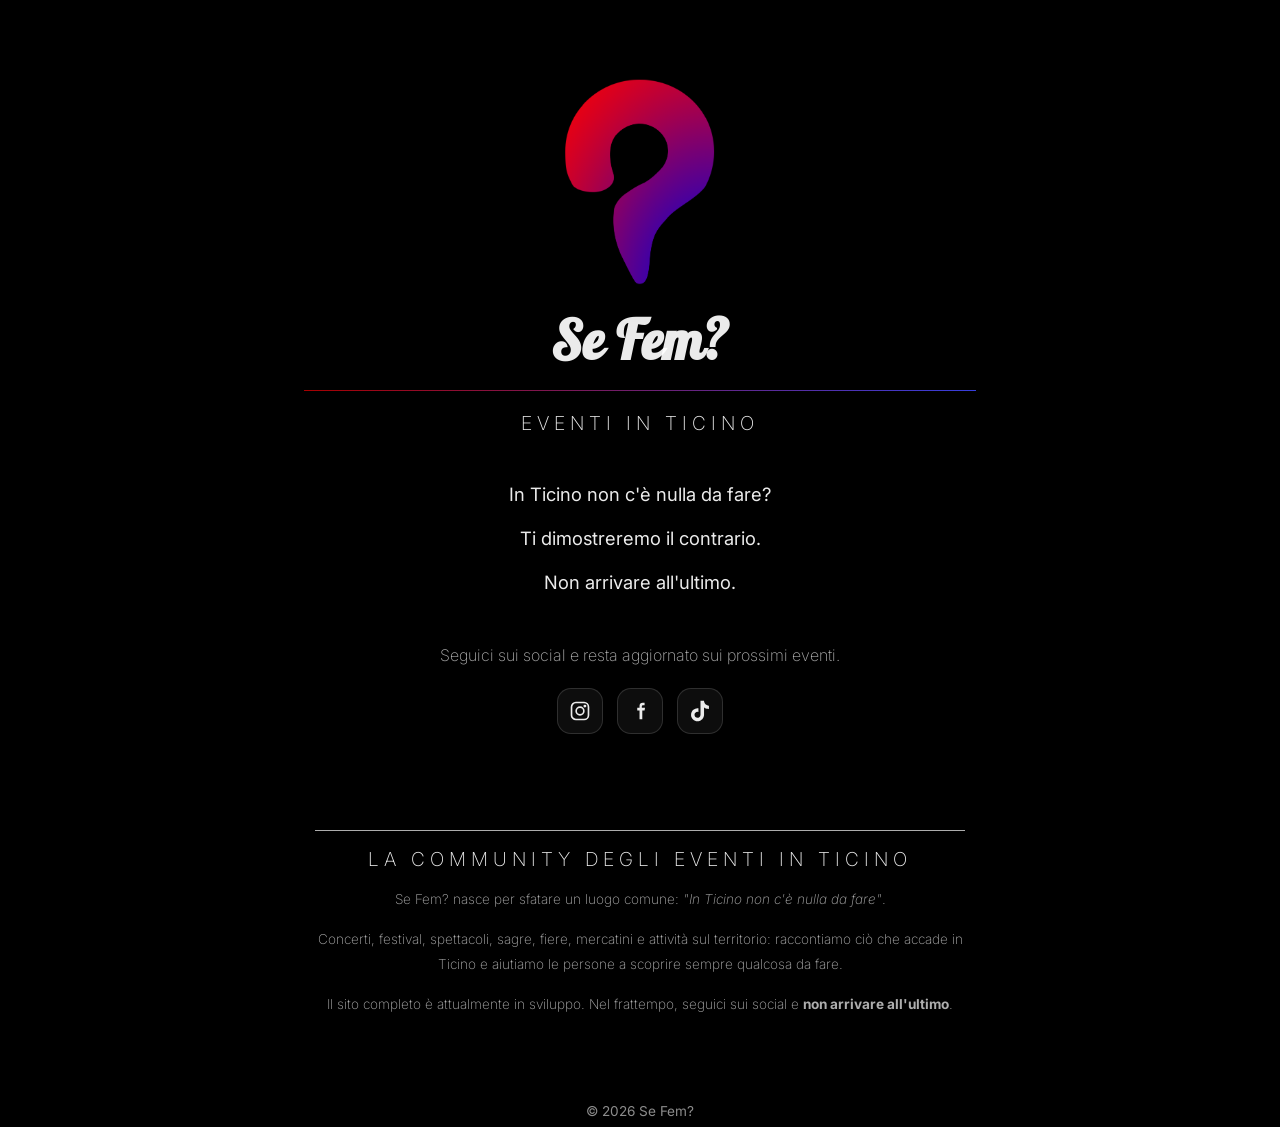
<file: index.html>
<!doctype html>
<html lang="it">
<head>
  <meta charset="utf-8" />
  <meta name="viewport" content="width=device-width, initial-scale=1" />

  <title>Se Fem? · Eventi in Ticino</title>
  <meta name="description"
        content="Scopri eventi, concerti, spettacoli, sagre, fiere e attività in Ticino. Se Fem? è la community che ti aiuta a trovare sempre qualcosa da fare." />

  <meta name="robots" content="index,follow,max-image-preview:large" />

  <link rel="canonical" href="https://www.sefem.ch/" />

  <meta name="theme-color" content="#000000">

  <!-- Favicons -->
  <link rel="icon" type="image/png" href="/favicon-96x96.png" sizes="96x96" />
  <link rel="icon" type="image/svg+xml" href="/favicon.svg" />
  <link rel="shortcut icon" href="/favicon.ico" />
  <link rel="apple-touch-icon" sizes="180x180" href="/apple-touch-icon.png" />
  <meta name="apple-mobile-web-app-title" content="Se Fem?" />
  <link rel="manifest" href="/site.webmanifest" />

  <!-- Open Graph -->
  <meta property="og:type" content="website">
  <meta property="og:locale" content="it_CH">
  <meta property="og:site_name" content="Se Fem? · Eventi in Ticino">
  <meta property="og:title" content="Se Fem? · Eventi in Ticino">
  <meta property="og:description"
        content="Concerti, festival, spettacoli, sagre, fiere ed eventi in Ticino. Scopri cosa fare con Se Fem?">
  <meta property="og:url" content="https://www.sefem.ch/">
  <meta property="og:image" content="https://www.sefem.ch/og-image.jpg">
  <meta property="og:image:width" content="1200">
  <meta property="og:image:height" content="630">

  <!-- Twitter / X -->
  <meta name="twitter:card" content="summary_large_image">
  <meta name="twitter:title" content="Se Fem? · Eventi in Ticino">
  <meta name="twitter:description"
        content="Scopri eventi, concerti, spettacoli, sagre e attività in Ticino.">
  <meta name="twitter:image" content="https://www.sefem.ch/og-image.jpg">

  <!-- Geo -->
  <meta name="geo.region" content="CH-TI">
  <meta name="geo.placename" content="Ticino">

  <script type="application/ld+json">
    {
      "@context":"https://schema.org",
      "@type":"Organization",
      "name":"Se Fem?",
      "url":"https://www.sefem.ch/",
      "logo":"https://www.sefem.ch/web-app-manifest-512x512.png",
      "sameAs":[
        "https://www.instagram.com/sefem.ch/",
        "https://www.facebook.com/sefem.ch",
        "https://www.tiktok.com/@sefem.ch",
        "https://www.threads.com/@sefem.ch"
      ]
    }
  </script>

  <!-- Fonts: Lobster (brand) + Inter (body) -->
  <link rel="preconnect" href="https://fonts.googleapis.com">
  <link rel="preconnect" href="https://fonts.gstatic.com" crossorigin>
  <link href="https://fonts.googleapis.com/css2?family=Inter:wght@300;400;500;600&family=Lobster&display=swap" rel="stylesheet">

  <style>
    :root{
      --bg: #000;
      --card: rgba(255,255,255,.06);
      --text: rgba(255,255,255,.92);
      --muted: rgba(255,255,255,.68);
      --ring: rgba(255,255,255,.14);
      --shadow: 0 18px 60px rgba(0,0,0,.45);
      --radius: 22px;

      --sfem-red: #B90001;
      --sfem-blue: #3D45F6;
      --sfem-grad: linear-gradient(
              90deg,
              var(--sfem-red) 0%,
              var(--sfem-blue) 100%
      );
    }

    *{ box-sizing: border-box; }
    html, body { height: 100%; }
    body{
      margin: 0;
      font-family: Inter, system-ui, -apple-system, Segoe UI, Roboto, Arial, sans-serif;
      color: var(--text);
      background: var(--bg);
      display: grid;
      place-items: center;
      padding: 28px 16px;
    }

    .wrap{
      width: min(760px, 100%);
      display: grid;
      gap: 18px;
    }

    .card{
      padding: clamp(22px, 4vw, 44px);
      text-align: center;
    }

    .logo{
      width: min(220px, 60vw);
      height: auto;
      display: block;
      margin: 0 auto 14px auto;
      filter: drop-shadow(0 10px 24px rgba(0,0,0,.35));
    }

    .brand{
      font-family: Lobster, cursive;
      font-size: clamp(3rem, 6vw, 3.4rem);
      margin: 4px 0 8px 0;
      letter-spacing: .3px;
    }

    .subtitle{
      margin: 3rem auto 3rem;
      color: var(--text);
      font-size: clamp(1rem, 2.2vw, 1.15rem);
      max-width: 46ch;
    }

    .seo-content{
      max-width: 650px;
      margin: 3rem auto 0;
      text-align: center;
    }

    .brand-divider{
      height: 1px;
      margin: 1rem auto 1.25rem;
      border: 0;
      background: var(--sfem-grad);
      opacity: .9;
    }

    .mt-8{
      border-top: 1px solid var(--muted) ;
      margin-top: 6rem;
    }

    h2{
      font-size: 1.2rem;
      font-weight: 200;
      margin-bottom: 1rem;
      text-transform: uppercase;
      letter-spacing: 5px;
    }

    .seo-content p{
      color: var(--muted);
      line-height: 1.8;
      margin: 0 0 1rem 0;
      font-weight: 200;
    }

    .text-small{
      font-size: .85rem;
    }

    .social{
      margin-top: 18px;
      display: flex;
      justify-content: center;
      gap: 14px;
    }

    .social a{
      width: 46px;
      height: 46px;
      display: grid;
      place-items: center;
      border-radius: 14px;
      border: 1px solid var(--ring);
      background: rgba(255,255,255,.05);
      color: var(--text);
      text-decoration: none;
      transition: transform .15s ease, background .15s ease, border-color .15s ease;
    }

    .social a:hover{
      transform: translateY(-2px);
      background: rgba(255,255,255,.09);
      border-color: rgba(255,255,255,.22);
    }

    .social svg{ width: 22px; height: 22px; }

    footer{
      text-align: center;
      color: rgba(255,255,255,.55);
      font-size: .85rem;
      padding: .5rem;
    }

    .sr-only{
      position: absolute;
      width: 1px;
      height: 1px;
      padding: 0;
      margin: -1px;
      overflow: hidden;
      clip: rect(0, 0, 0, 0);
      white-space: nowrap;
      border: 0;
    }
  </style>
  <!-- Google Tag Manager -->
  <script>(function(w,d,s,l,i){w[l]=w[l]||[];w[l].push({'gtm.start':
            new Date().getTime(),event:'gtm.js'});var f=d.getElementsByTagName(s)[0],
          j=d.createElement(s),dl=l!='dataLayer'?'&l='+l:'';j.async=true;j.src=
          'https://www.googletagmanager.com/gtm.js?id='+i+dl;f.parentNode.insertBefore(j,f);
  })(window,document,'script','dataLayer','GTM-5CVB5MX3');</script>
  <!-- End Google Tag Manager -->
</head>

<body>
<!-- Google Tag Manager (noscript) -->
<noscript><iframe src="https://www.googletagmanager.com/ns.html?id=GTM-5CVB5MX3"
                  height="0" width="0" style="display:none;visibility:hidden"></iframe></noscript>
<!-- End Google Tag Manager (noscript) -->
<main class="wrap">
  <section class="card" aria-label="Se Fem coming soon">
    <!-- Metti il tuo logo qui: logo.png o logo.svg nella stessa cartella -->
    <img class="logo" src="sefem.svg" alt="Se Fem? logo" />

    <h1 class="brand">Se Fem?</h1>
    <hr class="brand-divider">
    <h2>Eventi in Ticino</h2>

    <p class="subtitle">
      In Ticino non c'è nulla da fare?
      <br><br>
      Ti dimostreremo il contrario.
      <br><br>
      Non arrivare all'ultimo.
    </p>

    <section class="seo-content">
      <p>
        Seguici sui social e resta aggiornato sui prossimi eventi.
      </p>
    </section>

    <nav class="social" aria-label="Social Se Fem">
      <!-- Instagram -->
      <a href="https://instagram.com/sefem.ch" target="_blank" rel="noopener noreferrer" aria-label="Instagram">
        <span class="sr-only">Instagram</span>
        <svg viewBox="0 0 24 24" fill="none" aria-hidden="true">
          <path d="M7.5 2.75h9A4.75 4.75 0 0 1 21.25 7.5v9A4.75 4.75 0 0 1 16.5 21.25h-9A4.75 4.75 0 0 1 2.75 16.5v-9A4.75 4.75 0 0 1 7.5 2.75Z" stroke="currentColor" stroke-width="1.8"/>
          <path d="M12 16.2a4.2 4.2 0 1 0 0-8.4 4.2 4.2 0 0 0 0 8.4Z" stroke="currentColor" stroke-width="1.8"/>
          <path d="M17.35 6.65h.01" stroke="currentColor" stroke-width="3.2" stroke-linecap="round"/>
        </svg>
      </a>

      <!-- Facebook -->
      <a href="https://facebook.com/sefem.ch" target="_blank" rel="noopener noreferrer" aria-label="Facebook">
        <span class="sr-only">Facebook</span>
        <svg viewBox="0 0 24 24" fill="none" aria-hidden="true">
          <path d="M14 8.5V7.2c0-.9.6-1.45 1.55-1.45H17V3h-2.1C12.8 3 11.5 4.3 11.5 6.35V8.5H9v3h2.5V21h3v-9.5H17l.5-3H14Z" fill="currentColor"/>
        </svg>
      </a>

      <!-- TikTok -->
      <a href="https://tiktok.com/@sefem.ch" target="_blank" rel="noopener noreferrer" aria-label="TikTok">
        <span class="sr-only">TikTok</span>
        <svg viewBox="0 0 512 512" aria-hidden="true">
          <path
                  fill="currentColor"
                  d="M412.19,118.66a109.27,109.27,0,0,1-9.45-5.5,132.87,132.87,0,0,1-24.27-20.62c-18.1-20.71-24.86-41.72-27.35-56.43h.1C349.14,23.9,350,16,350.13,16H267.69V334.78c0,4.28,0,8.51-.18,12.69,0,.52-.05,1-.08,1.56,0,.23,0,.47-.05.71,0,.06,0,.12,0,.18a70,70,0,0,1-35.22,55.56,68.8,68.8,0,0,1-34.11,9c-38.41,0-69.54-31.32-69.54-70s31.13-70,69.54-70a68.9,68.9,0,0,1,21.41,3.39l.1-83.94a153.14,153.14,0,0,0-118,34.52,161.79,161.79,0,0,0-35.3,43.53c-3.48,6-16.61,30.11-18.2,69.24-1,22.21,5.67,45.22,8.85,54.73v.2c2,5.6,9.75,24.71,22.38,40.82A167.53,167.53,0,0,0,115,470.66v-.2l.2.2C155.11,497.78,199.36,496,199.36,496c7.66-.31,33.32,0,62.46-13.81,32.32-15.31,50.72-38.12,50.72-38.12a158.46,158.46,0,0,0,27.64-45.93c7.46-19.61,9.95-43.13,9.95-52.53V176.49c1,.6,14.32,9.41,14.32,9.41s19.19,12.3,49.13,20.31c21.48,5.7,50.42,6.9,50.42,6.9V131.27C453.86,132.37,433.27,129.17,412.19,118.66Z"
          />
        </svg>

      </a>
    </nav>

    <section class="seo-content mt-8">
      <h2>La community degli eventi in Ticino</h2>

      <p class="text-small">
        Se Fem? nasce per sfatare un luogo comune:
        <em>"In Ticino non c'è nulla da fare"</em>.
      </p>

      <p class="text-small">
        Concerti, festival, spettacoli, sagre, fiere, mercatini e attività sul territorio:
        raccontiamo ciò che accade in Ticino e aiutiamo le persone a scoprire sempre qualcosa da fare.
      </p>

      <p class="text-small">
        Il sito completo è attualmente in sviluppo.
        Nel frattempo, seguici sui social e <strong>non arrivare all'ultimo</strong>.
      </p>
    </section>

  </section>



  <footer>
    © 2026 Se Fem?
  </footer>
</main>
</body>
</html>
</file>
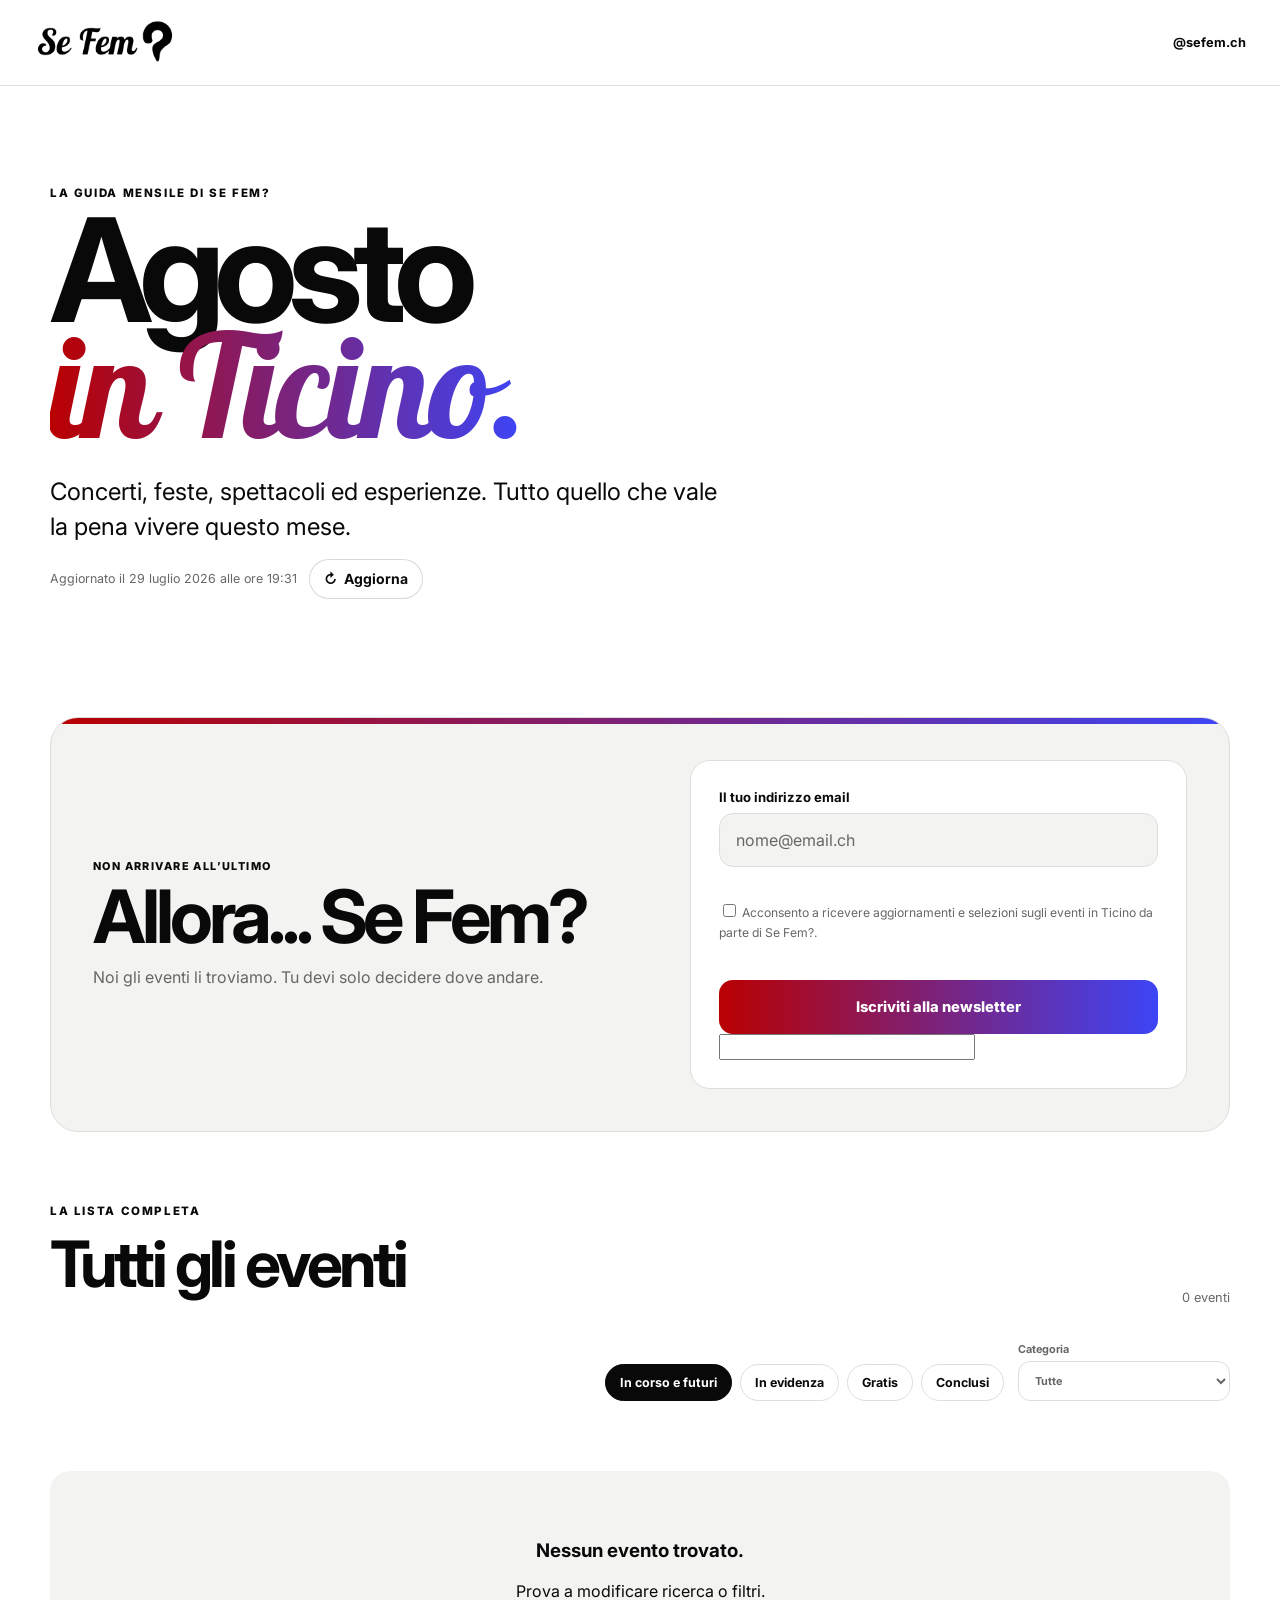
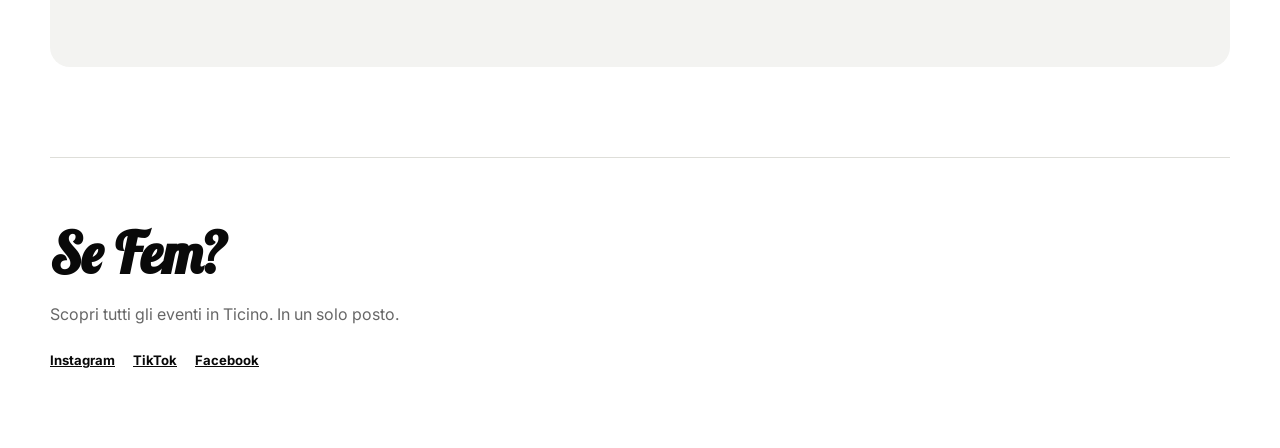
<file: agosto/index.html>
<!doctype html>
<html lang="it">
<head>
  <meta charset="utf-8">
  <meta name="viewport" content="width=device-width, initial-scale=1">
  <title>Agosto in Ticino | Se Fem? · Eventi in Ticino</title>
  <meta name="description" content="Scopri concerti, feste, spettacoli, sagre e attività in Ticino nel mese di agosto, selezionati da Se Fem?.">
  <meta name="theme-color" media="(prefers-color-scheme: light)" content="#ffffff">
  <meta name="theme-color" media="(prefers-color-scheme: dark)" content="#090909">
  <meta name="color-scheme" content="light dark">

  <meta property="og:locale" content="it_CH">
  <meta property="og:site_name" content="Se Fem? · Eventi in Ticino">
  <meta property="og:title" content="Agosto in Ticino | Se Fem? · Eventi in Ticino">
  <meta property="og:description" content="Concerti, festival, sagre, cinema e attività da non perdere. Tutti gli eventi di Agosto in Ticino. In un solo posto!">
  <meta property="og:type" content="website">
  <meta property="og:image" content="https://www.sefem.ch/og-image.jpg">
  <meta property="og:image:width" content="1200">
  <meta property="og:image:height" content="630">

  <meta name="twitter:card" content="summary_large_image">
  <meta name="twitter:title" content="Agosto in Ticino | Se Fem? · Eventi in Ticino">
  <meta name="twitter:description"
        content="Concerti, festival, sagre, cinema e attività da non perdere. Tutti gli eventi di Agosto in Ticino. In un solo posto!">
  <meta name="twitter:image" content="https://www.sefem.ch/og-image.jpg">

  <!-- Geo -->
  <meta name="geo.region" content="CH-TI">
  <meta name="geo.placename" content="Ticino">

  <link rel="preconnect" href="https://fonts.googleapis.com">
  <link rel="preconnect" href="https://fonts.gstatic.com" crossorigin>
  <link href="https://fonts.googleapis.com/css2?family=Inter:wght@400;500;600;700;800&family=Lobster&display=swap" rel="stylesheet">
  <link rel="stylesheet" href="https://sibforms.com/forms/end-form/build/sib-styles.css">
  <link rel="stylesheet" href="styles.css">
  <!-- Google Tag Manager -->
  <script>(function(w,d,s,l,i){w[l]=w[l]||[];w[l].push({'gtm.start':
            new Date().getTime(),event:'gtm.js'});var f=d.getElementsByTagName(s)[0],
          j=d.createElement(s),dl=l!='dataLayer'?'&l='+l:'';j.async=true;j.src=
          'https://www.googletagmanager.com/gtm.js?id='+i+dl;f.parentNode.insertBefore(j,f);
  })(window,document,'script','dataLayer','GTM-5CVB5MX3');</script>
  <!-- End Google Tag Manager -->
</head>
<body>
<!-- Google Tag Manager (noscript) -->
<noscript><iframe src="https://www.googletagmanager.com/ns.html?id=GTM-5CVB5MX3"
                  height="0" width="0" style="display:none;visibility:hidden"></iframe></noscript>
<!-- End Google Tag Manager (noscript) -->
  <header class="site-header">
    <a class="brand" href="./" aria-label="Se Fem? Home">
      <picture>
        <source srcset="assets/images/sefem-landscape-white.png" media="(prefers-color-scheme: dark)">
        <img src="assets/images/sefem-landscape-black.png" alt="Se Fem? Eventi in Ticino">
      </picture>
    </a>
    <a class="instagram-link" href="https://www.instagram.com/sefem.ch/" target="_blank" rel="noopener">@sefem.ch</a>
  </header>

  <main>
    <section class="hero shell" aria-labelledby="page-title">
      <p class="eyebrow">La guida mensile di Se Fem?</p>
      <h1 id="page-title">Agosto<br><span>in Ticino.</span></h1>
      <p class="hero-copy">Concerti, feste, spettacoli ed esperienze. Tutto quello che vale la pena vivere questo mese.</p>
      <div class="update-row">
        <p class="updated" id="updatedAt">Aggiornamento in corso…</p>

        <button
                class="refresh-button"
                id="refreshEvents"
                type="button"
                aria-label="Aggiorna la lista degli eventi"
        >
          <span aria-hidden="true">↻</span>
          Aggiorna
        </button>
      </div>

      <p
              class="refresh-status"
              id="refreshStatus"
              role="status"
              aria-live="polite"
      ></p>
    </section>

  <section class="newsletter-section" aria-labelledby="newsletterTitle">
    <div class="newsletter shell">
      <div class="newsletter-copy">
        <p class="newsletter-eyebrow">Non arrivare all’ultimo</p>
        <h2 id="newsletterTitle">Allora... Se Fem?</h2>
        <p class="newsletter-intro">Noi gli eventi li troviamo. Tu devi solo decidere dove andare.</p>
      </div>

      <div class="newsletter-panel">
        <div id="sib-form-container" class="sib-form-container newsletter-brevo">
          <div id="error-message" class="sib-form-message-panel newsletter-message newsletter-message-error">
            <div class="sib-form-message-panel__text">
              <span class="sib-form-message-panel__inner-text">Non è stato possibile completare l’iscrizione. Riprova tra qualche istante.</span>
            </div>
          </div>

          <div id="success-message" class="sib-form-message-panel newsletter-message newsletter-message-success">
            <div class="sib-form-message-panel__text">
              <span class="sib-form-message-panel__inner-text">Iscrizione completata con successo!</span>
            </div>
          </div>

          <div id="sib-container" class="sib-container--large sib-container--vertical">
            <form id="sib-form" method="POST" action="https://7e82dace.sibforms.com/serve/[base64]" data-type="subscription">
              <div class="sib-input sib-form-block newsletter-field">
                <div class="form__entry entry_block">
                  <div class="form__label-row">
                    <label class="entry__label" for="EMAIL" data-required="*">Il tuo indirizzo email</label>
                    <div class="entry__field">
                      <input class="input" type="email" id="EMAIL" name="EMAIL" autocomplete="email" placeholder="nome@email.ch" data-required="true" required>
                    </div>
                  </div>
                  <label class="entry__error entry__error--primary"></label>
                </div>
              </div>

              <div class="sib-optin sib-form-block newsletter-consent" data-required="true">
                <div class="form__entry entry_mcq">
                  <div class="form__label-row">
                    <div class="entry__choice">
                      <label>
                        <input type="checkbox" class="input_replaced" value="1" id="OPT_IN" name="OPT_IN" required>
                        <span class="checkbox checkbox_tick_positive"></span>
                        <span>Acconsento a ricevere aggiornamenti e selezioni sugli eventi in Ticino da parte di Se Fem?.</span>
                      </label>
                    </div>
                  </div>
                  <label class="entry__error entry__error--primary"></label>
                </div>
              </div>

              <div class="g-recaptcha-v3" data-sitekey="6Lf1dWstAAAAACFWUOKreE3OeI4GGABbl38ZI6Xu" hidden></div>

              <button class="sib-form-block__button sib-form-block__button-with-loader newsletter-submit" form="sib-form" type="submit">
                <svg class="icon clickable__icon progress-indicator__icon sib-hide-loader-icon" viewBox="0 0 512 512" aria-hidden="true">
                  <path d="M460.116 373.846l-20.823-12.022c-5.541-3.199-7.54-10.159-4.663-15.874 30.137-59.886 28.343-131.652-5.386-189.946-33.641-58.394-94.896-95.833-161.827-99.676C261.028 55.961 256 50.751 256 44.352V20.309c0-6.904 5.808-12.337 12.703-11.982 83.556 4.306 160.163 50.864 202.11 123.677 42.063 72.696 44.079 162.316 6.031 236.832-3.14 6.148-10.75 8.461-16.728 5.01z"/>
                </svg>
                <span>Iscriviti alla newsletter</span>
              </button>

              <input type="text" name="email_address_check" value="" class="input--hidden" tabindex="-1" autocomplete="off">
              <input type="hidden" name="locale" value="it">
            </form>
          </div>
        </div>
      </div>
    </div>
  </section>

    <section class="featured shell" id="featuredSection" aria-labelledby="featured-title">
      <div class="section-heading">
        <div>
          <p class="eyebrow">Scelti da noi</p>
          <h2 id="featured-title">Da non perdere</h2>
        </div>
      </div>
      <div class="featured-track" id="featuredEvents"></div>
    </section>

    <section class="events-section" aria-labelledby="events-title">
      <div class="shell">
        <div class="section-heading events-heading">
          <div>
            <p class="eyebrow">La lista completa</p>
            <h2 id="events-title">Tutti gli eventi</h2>
          </div>
          <span id="resultCount" class="result-count"></span>
        </div>
      </div>

      <div class="filters-wrap">
        <div class="filters shell" aria-label="Filtri eventi">
          <label class="search-field">
            <span class="sr-only">Cerca eventi</span>
            <input id="searchInput" type="search" placeholder="Cerca evento, città o luogo…">
          </label>
          <div class="chip-row" id="quickFilters">
            <button class="chip active" data-filter="upcoming" type="button">In corso e futuri</button>
            <button class="chip" data-filter="featured" type="button">In evidenza</button>
            <button class="chip" data-filter="free" type="button">Gratis</button>
            <button class="chip" data-filter="past" type="button">Conclusi</button>
          </div>
          <div class="select-row">
            <label>
              <span>Categoria</span>
              <select id="categoryFilter"><option value="all">Tutte</option></select>
            </label>
          </div>
        </div>
      </div>

      <div class="shell event-list" id="eventList" aria-live="polite"></div>
    </section>
  </main>

  <footer class="footer shell">
    <h2>Se Fem?</h2>
    <p>Scopri tutti gli eventi in Ticino. In un solo posto.</p>
    <div class="footer-links">
      <a href="https://www.instagram.com/sefem.ch/" target="_blank" rel="noopener">Instagram</a>
      <a href="https://www.tiktok.com/@sefem.ch" target="_blank" rel="noopener">TikTok</a>
      <a href="https://www.facebook.com/sefem.ch" target="_blank" rel="noopener">Facebook</a>
    </div>
  </footer>


  <dialog class="event-dialog" id="eventDialog" aria-labelledby="dialogTitle">
    <div id="dialogContent"></div>
  </dialog>


  <script>
    window.REQUIRED_CODE_ERROR_MESSAGE = 'Seleziona un prefisso internazionale';
    window.LOCALE = 'it';
    window.EMAIL_INVALID_MESSAGE = window.SMS_INVALID_MESSAGE = 'I dati inseriti non sono validi. Controlla le informazioni e riprova.';
    window.REQUIRED_ERROR_MESSAGE = 'Questo campo è obbligatorio.';
    window.GENERIC_INVALID_MESSAGE = 'I dati inseriti non sono validi. Controlla le informazioni e riprova.';
    window.INVALID_NUMBER = 'Inserisci un numero valido.';
    window.INVALID_DATE = 'Inserisci una data valida.';
    window.REQUIRED_MULTISELECT_MESSAGE = 'Seleziona almeno un’opzione.';
    window.translation = { common: { selectedList: '{quantity} lista selezionata', selectedLists: '{quantity} liste selezionate', selectedOption: '{quantity} opzione selezionata', selectedOptions: '{quantity} opzioni selezionate' } };
    var AUTOHIDE = Boolean(0);
  </script>
  <script defer src="https://sibforms.com/forms/end-form/build/main.js"></script>
  <script src="https://www.google.com/recaptcha/api.js?render=6Lf1dWstAAAAACFWUOKreE3OeI4GGABbl38ZI6Xu&hl=it" async defer></script>
  <script src="app.js" defer></script>
</body>
</html>
</file>
<file: agosto/styles.css>
:root {
  color-scheme: light dark;
  --red: #b90001;
  --blue: #3d45f6;
  --bg: #ffffff;
  --surface: #ffffff;
  --surface-2: #f3f3f1;
  --surface-3: #e9e9e5;
  --text: #090909;
  --muted: #676767;
  --line: #deded9;
  --overlay: rgba(255,255,255,.92);
  --shadow: 0 18px 60px rgba(0,0,0,.12);
  --grad: linear-gradient(90deg, var(--red), var(--blue));
  --radius-xl: 28px;
  --radius-lg: 20px;
}
@media (prefers-color-scheme: dark) {
  :root {
    --bg: #090909;
    --surface: #121212;
    --surface-2: #1b1b1b;
    --surface-3: #262626;
    --text: #f7f7f7;
    --muted: #a7a7a7;
    --line: #303030;
    --overlay: rgba(9,9,9,.91);
    --shadow: 0 20px 70px rgba(0,0,0,.42);
  }
}
* { box-sizing: border-box; }
html { scroll-behavior: smooth; }
body { margin: 0; color: var(--text); background: var(--bg); font-family: Inter, sans-serif; }
button, input, select { font: inherit; color: inherit; }
a { color: inherit; }
img { display: block; width: 100%; }
.shell { width: min(1180px, calc(100% - 32px)); margin-inline: auto; }
.sr-only { position:absolute; width:1px; height:1px; padding:0; margin:-1px; overflow:hidden; clip:rect(0,0,0,0); white-space:nowrap; border:0; }
.site-header { min-height:74px; padding:14px 18px; display:flex; align-items:center; justify-content:space-between; border-bottom:1px solid var(--line); background:var(--overlay); backdrop-filter:blur(14px); position:sticky; top:0; z-index:20; }
.brand img { width:108px; height:auto; }
.instagram-link { font-size:.8rem; font-weight:700; text-decoration:none; }
.hero { padding-block:60px 48px; }
.eyebrow { margin:0 0 12px; text-transform:uppercase; letter-spacing:.14em; font-size:.72rem; font-weight:800; }
h1,h2,p { overflow-wrap:anywhere; }
h1 { margin:0; font-size:clamp(4rem,18vw,9rem); line-height:.8; letter-spacing:-.075em; max-width:900px; }
h1 span { font-family:Lobster,cursive; font-weight:400; letter-spacing:-.03em; background:var(--grad); -webkit-background-clip:text; background-clip:text; color:transparent; }
.hero-copy { max-width:680px; font-size:clamp(1.08rem,2vw,1.5rem); line-height:1.45; margin:32px 0 14px; }
.updated { color:var(--muted); font-size:.78rem; }
.editorial { display:grid; grid-template-columns:1fr; background:#090909; color:#fff; border:1px solid #282828; border-radius:var(--radius-xl); overflow:hidden; }
.editorial-cover { min-height:320px; position:relative; overflow:hidden; }
.editorial-cover img { height:100%; object-fit:cover; }
.editorial-cover::after { content:''; position:absolute; inset:0; background:linear-gradient(180deg,transparent 40%,rgba(0,0,0,.36)); }
.play-mark { position:absolute; inset:50% auto auto 50%; transform:translate(-50%,-50%); z-index:2; display:grid; place-items:center; width:68px; aspect-ratio:1; border-radius:50%; background:rgba(255,255,255,.92); color:#090909; font-size:1.25rem; padding-left:4px; }
.editorial-copy { padding:28px; display:flex; flex-direction:column; justify-content:center; }
.format-pill,.badge { width:fit-content; border-radius:999px; padding:8px 10px; font-size:.65rem; line-height:1; font-weight:800; letter-spacing:.08em; }
.format-pill { background:var(--grad); }
.editorial h2,.section-heading h2 { margin:16px 0 10px; font-size:clamp(2.15rem,5vw,4.5rem); line-height:.95; letter-spacing:-.055em; }
.editorial p { color:#cecece; line-height:1.6; }
.text-link { margin-top:14px; font-weight:700; text-underline-offset:5px; }
.featured { padding-block:48px; }
.section-heading { display:flex; gap:24px; align-items:end; justify-content:space-between; }
.section-heading>p { max-width:300px; color:var(--muted); font-size:.86rem; text-align:right; }
.featured-track { display:grid; grid-auto-flow:column; grid-auto-columns:minmax(250px,76%); gap:16px; margin-top:28px; padding-bottom:10px; overflow-x:auto; scroll-snap-type:x mandatory; }
.event-card { scroll-snap-align:start; text-align:left; border:1px solid var(--line); padding:0; cursor:pointer; background:var(--surface); border-radius:var(--radius-lg); overflow:hidden; color:var(--text); box-shadow:0 8px 28px rgba(0,0,0,.06); }
.event-card:hover .event-image img { transform:scale(1.025); }
.event-image { position:relative; aspect-ratio:4/5; overflow:hidden; background:#111; }
.event-image img { height:100%; object-fit:cover; transition:transform .3s ease; }
.event-image::after { content:''; position:absolute; inset:0; background:linear-gradient(to top,rgba(0,0,0,.68),rgba(0,0,0,.06) 48%,transparent 72%); pointer-events:none; }
.badges { position:absolute; left:14px; top:14px; z-index:2; display:flex; gap:6px; flex-wrap:wrap; }
.badge { color:#fff; background:#090909; }
.badge.mese { background:var(--red); }
.badge.selecta { background:var(--blue); }
.event-date { position:absolute; z-index:3; left:14px; bottom:14px; width:54px; height:54px; border-radius:10px; display:flex; flex-direction:column; align-items:center; justify-content:center; background:rgba(255,255,255,.93); color:#111; box-shadow:0 8px 20px rgba(0,0,0,.22); backdrop-filter:blur(8px); line-height:1; }
.event-date .month { font-size:.68rem; font-weight:800; letter-spacing:.06em; }
.event-date .day { margin-top:4px; font-size:1.45rem; font-weight:900; }
.event-categories { position:absolute; z-index:3; right:14px; bottom:14px; left:80px; display:flex; flex-wrap:wrap; justify-content:flex-end; gap:5px; }
.event-categories span { padding:6px 9px; border:1px solid rgba(255,255,255,.23); border-radius:8px; background:rgba(0,0,0,.28); color:#fff; font-size:.65rem; font-weight:700; backdrop-filter:blur(7px); }
.card-content { padding:18px; }
.card-content h3 { min-height:2.5em; margin:0 0 9px; display:-webkit-box; -webkit-box-orient:vertical; -webkit-line-clamp:2; overflow:hidden; font-size:1.2rem; line-height:1.25; letter-spacing:-.035em; }
.card-content p { margin:0; color:var(--muted); font-size:.83rem; line-height:1.45; white-space:nowrap; overflow:hidden; text-overflow:ellipsis; }
.events-section { padding-bottom:90px; }
.events-heading { margin-bottom:22px; }
.result-count { color:var(--muted); font-size:.8rem; }
.filters-wrap { position:sticky; top:73px; z-index:10; background:var(--overlay); backdrop-filter:blur(15px); border-block:1px solid var(--line); }
.filters { padding-block:14px; }
.search-field input { width:100%; border:1px solid var(--line); border-radius:14px; background:var(--surface-2); padding:15px 16px; outline:none; }
.search-field input:focus { border-color:var(--text); }
.chip-row { display:flex; gap:8px; overflow-x:auto; padding-top:12px; }
.chip { flex:0 0 auto; border:1px solid var(--line); background:var(--surface); border-radius:999px; padding:10px 14px; cursor:pointer; font-size:.78rem; font-weight:700; }
.chip.active { color:var(--bg); border-color:var(--text); background:var(--text); }
.select-row { display:grid; grid-template-columns:1fr 1fr; gap:8px; margin-top:10px; }
.select-row label { font-size:.68rem; font-weight:700; color:var(--muted); }
.select-row select { width:100%; margin-top:5px; border:1px solid var(--line); border-radius:12px; background:var(--surface); padding:11px 36px 11px 12px; }
.event-list { padding-top:38px; }
.date-group { margin-bottom:42px; }
.date-heading { position:sticky; top:268px; z-index:3; width:fit-content; margin:0 0 12px; padding:7px 10px; border-radius:9px; background:var(--text); color:var(--bg); font-size:.72rem; letter-spacing:.08em; text-transform:uppercase; }
.list-card { display:grid; grid-template-columns:92px minmax(0,1fr); gap:15px; width:100%; padding:14px 0; text-align:left; border:0; border-top:1px solid var(--line); background:transparent; cursor:pointer; }
.list-card:last-child { border-bottom:1px solid var(--line); }
.list-card .thumb { aspect-ratio:4/5; overflow:hidden; border-radius:12px; background:#111; }
.list-card .thumb img { height:100%; object-fit:cover; }
.list-main { align-self:center; min-width:0; }
.list-main .mini-badges { display:flex; gap:6px; flex-wrap:wrap; margin-bottom:8px; }
.mini-badge { font-size:.58rem; font-weight:800; letter-spacing:.06em; padding:5px 7px; color:#fff; background:#090909; border-radius:999px; }
.mini-badge.mese { background:var(--red); }
.mini-badge.selecta { background:var(--blue); }
.list-main h3 { margin:0 0 7px; font-size:1.05rem; letter-spacing:-.025em; display:-webkit-box; -webkit-box-orient:vertical; -webkit-line-clamp:2; overflow:hidden; }
.list-main p { margin:3px 0; color:var(--muted); font-size:.78rem; line-height:1.35; white-space:nowrap; overflow:hidden; text-overflow:ellipsis; }
.empty-state { padding:50px 20px; border-radius:var(--radius-lg); background:var(--surface-2); text-align:center; }
.footer { padding-block:60px 80px; border-top:1px solid var(--line); }
.footer h2 { margin:0; font-family:Lobster,cursive; font-size:3.5rem; }
.footer p { color:var(--muted); }
.footer-links { display:flex; gap:18px; flex-wrap:wrap; margin-top:28px; font-weight:700; font-size:.82rem; }
.event-dialog { width:100%; max-width:none; height:100dvh; max-height:none; border:0; padding:0; color:var(--text); background:var(--bg); }
.event-dialog::backdrop { background:rgba(0,0,0,.76); }
.dialog-shell { min-height:100%; background:var(--bg); }
.dialog-hero { position:relative; min-height:72svh; overflow:hidden; display:grid; place-items:center; background:#090909; }
.dialog-hero-bg { position:absolute; inset:0; width:100%; height:100%; object-fit:cover; filter:blur(28px) brightness(.42); transform:scale(1.1); opacity:.92; }
.dialog-hero-image { position:relative; z-index:1; width:min(100%,920px); max-width:calc(100% - 32px); max-height:72svh; object-fit:contain; }
.dialog-hero::after { content:''; position:absolute; inset:0; z-index:2; background:linear-gradient(to top,rgba(0,0,0,.96),rgba(0,0,0,.55) 30%,rgba(0,0,0,.08) 72%,transparent); pointer-events:none; }
.dialog-hero-content { position:absolute; z-index:3; left:50%; bottom:34px; width:min(960px,calc(100% - 32px)); transform:translateX(-50%); color:#fff; }
.dialog-hero-content .badges { position:static; }
.dialog-hero-content h2 { margin:14px 0 10px; font-size:clamp(2.2rem,7vw,4.8rem); line-height:.95; letter-spacing:-.055em; }
.dialog-hero-meta { margin:0; color:rgba(255,255,255,.86); font-size:.9rem; }
.close-dialog { position:fixed; top:16px; left:16px; z-index:50; width:46px; height:46px; border:1px solid rgba(255,255,255,.24); border-radius:50%; background:rgba(18,18,18,.72); color:#fff; box-shadow:var(--shadow); backdrop-filter:blur(12px); cursor:pointer; font-size:1.35rem; }
.dialog-body { width:min(960px,calc(100% - 32px)); margin:0 auto; padding:34px 0 110px; }
.dialog-lead { max-width:720px; font-size:1.08rem; color:var(--muted); line-height:1.6; }
.detail-grid { display:grid; gap:12px; margin:28px 0; }
.detail-item { padding:16px; background:var(--surface-2); border:1px solid var(--line); border-radius:14px; }
.detail-item span { display:block; color:var(--muted); font-size:.7rem; text-transform:uppercase; letter-spacing:.08em; font-weight:800; margin-bottom:7px; }
.dialog-description { max-width:760px; line-height:1.75; }
.dialog-actions { position:fixed; inset:auto 0 0; z-index:40; padding:12px 16px calc(12px + env(safe-area-inset-bottom)); background:var(--overlay); backdrop-filter:blur(12px); border-top:1px solid var(--line); }
.primary-action { display:block; width:min(840px,100%); margin:auto; padding:16px 18px; border-radius:14px; text-align:center; text-decoration:none; color:#fff; background:var(--grad); font-weight:800; }
@media (max-width:599px) {
  .dialog-hero { display:block; min-height:auto; }
  .dialog-hero-bg { display:none; }
  .dialog-hero-image { width:100%; max-width:none; max-height:none; height:auto; object-fit:contain; }
  .dialog-hero-content { bottom:18px; width:calc(100% - 24px); }
  .dialog-hero-content h2 { font-size:clamp(1.8rem,10vw,3.1rem); }
}
@media (min-width:760px) {
  .site-header { padding-inline:34px; }
  .brand img { width:140px; }
  .hero { padding-block:100px 80px; }
  .editorial { grid-template-columns:1.1fr .9fr; }
  .editorial-copy { padding:52px; }
  .featured-track { grid-auto-flow:initial; grid-auto-columns:initial; grid-template-columns:repeat(3,minmax(0,1fr)); overflow:visible; }
  .filters { display:grid; grid-template-columns:minmax(280px,1.4fr) auto 1fr; align-items:end; gap:14px; }
  .chip-row { padding:0; }
  .select-row { margin:0; }
  .event-list { padding-top:55px; }
  .date-heading { top:156px; }
  .list-card { grid-template-columns:122px minmax(0,1fr); gap:24px; padding:18px 0; }
  .list-main h3 { font-size:1.35rem; }
  .detail-grid { grid-template-columns:repeat(2,1fr); }
}
@media (prefers-reduced-motion:reduce) { *,*::before,*::after { scroll-behavior:auto!important; transition:none!important; } }

.update-row {
  display: flex;
  align-items: center;
  flex-wrap: wrap;
  gap: 0.75rem;
}

.update-row .updated {
  margin: 0;
}

.refresh-button {
  display: inline-flex;
  align-items: center;
  gap: 0.4rem;
  min-height: 2.5rem;
  padding: 0.55rem 0.9rem;
  border: 1px solid var(--border, rgba(0, 0, 0, 0.15));
  border-radius: 999px;
  background: var(--surface, #fff);
  color: inherit;
  font: inherit;
  font-size: 0.875rem;
  font-weight: 700;
  cursor: pointer;
}

.refresh-button:hover {
  border-color: currentColor;
}

.refresh-button:disabled {
  cursor: wait;
  opacity: 0.6;
}

.refresh-button.is-loading span {
  animation: refresh-spin 0.8s linear infinite;
}

.refresh-status {
  min-height: 1.25rem;
  margin: 0.5rem 0 0;
  font-size: 0.85rem;
  opacity: 0.7;
}

@keyframes refresh-spin {
  to {
    transform: rotate(360deg);
  }
}

@media (prefers-color-scheme: dark) {
  .refresh-button {
    border-color: rgba(255, 255, 255, 0.2);
    background: rgba(255, 255, 255, 0.06);
  }
}
.badge.status-ended,
.mini-badge.status-ended {
  background: rgba(90, 90, 90, 0.92);
  color: #fff;
}

.list-card:has(.status-ended) .thumb img {
  filter: grayscale(.35) brightness(.78);
}

.list-card:has(.status-ended) .list-main {
  opacity: .78;
}


/* Newsletter integrata */
.newsletter-section { padding: 10px 0 56px; }
.newsletter { position: relative; display: grid; gap: 28px; padding: 28px; overflow: hidden; border: 1px solid var(--line); border-radius: var(--radius-xl); background: var(--surface-2); }
.newsletter::before { content: ''; position: absolute; inset: 0 0 auto; height: 6px; background: var(--grad); }
.newsletter-copy { align-self: center; max-width: 620px; }
.newsletter-eyebrow { margin: 0 0 10px; text-transform: uppercase; letter-spacing: .13em; font-size: .68rem; font-weight: 800; }
.newsletter-copy h2 { margin: 0 0 14px; font-size: clamp(2.2rem, 7vw, 4.6rem); line-height: .92; letter-spacing: -.055em; }
.newsletter-intro { max-width: 520px; margin: 0; color: var(--muted); line-height: 1.55; }
.newsletter-panel { padding: 22px; border: 1px solid var(--line); border-radius: var(--radius-lg); background: var(--surface); }
.newsletter-brevo, .newsletter-brevo .sib-form, .newsletter-brevo #sib-container { margin: 0; padding: 0; max-width: none; border: 0; background: transparent; text-align: left; font-family: Inter,sans-serif; }
.newsletter-brevo .sib-form-block { padding: 0; }
.newsletter-field .entry__label { display: block; margin-bottom: 8px; color: var(--text); font-family: Inter,sans-serif; font-size: .82rem; font-weight: 700; }
.newsletter-field .entry__field { border: 0; background: transparent; }
.newsletter-field input { width: 100%; min-height: 54px; padding: 0 16px; border: 1px solid var(--line); border-radius: 14px; background: var(--surface-2); color: var(--text); font-family: Inter,sans-serif; font-size: 1rem; outline: none; }
.newsletter-field input:focus { border-color: var(--text); }
.newsletter-field input::placeholder { color: var(--muted); }
.newsletter-consent { margin-top: 14px; }
.newsletter-consent .entry__choice label { align-items: flex-start; color: var(--muted); font-family: Inter,sans-serif; font-size: .76rem; line-height: 1.45; }
.newsletter-consent .checkbox { flex: 0 0 auto; margin-top: 1px; }
.newsletter-brevo .entry__error { margin-top: 7px; padding: 8px 10px; border-radius: 9px; font-family: Inter,sans-serif; font-size: .75rem; }
.newsletter-submit { width: 100%; min-height: 54px; margin-top: 18px; border: 0; border-radius: 14px; background: var(--grad); color: #fff; font-family: Inter,sans-serif; font-size: .92rem; font-weight: 800; cursor: pointer; text-align: center; }
.newsletter-message { max-width: none; margin: 0 0 18px; padding: 13px 14px; border: 1px solid; border-radius: 12px; font-family: Inter,sans-serif; font-size: .85rem; }
.newsletter-message-error { color: #8b2424; background: #fff0f0; border-color: #ffc7c7; }
.newsletter-message-success { color: #075b33; background: #e8faef; border-color: #9de3ba; }
@media (prefers-color-scheme: dark) {
  .newsletter-message-error { color: #ffbaba; background: #341717; border-color: #693030; }
  .newsletter-message-success { color: #a8efc8; background: #112c1e; border-color: #285d40; }
}
@media (min-width: 760px) {
  .newsletter-section { padding-bottom: 72px; }
  .newsletter { grid-template-columns: minmax(0, 1.05fr) minmax(330px, .95fr); gap: 48px; padding: 42px; }
  .newsletter-panel { padding: 28px; }
}

/* Landing semplificata */
[hidden] { display: none !important; }

.badge.featured-badge,
.mini-badge.featured-badge { background: var(--red); }

.badge.free-badge,
.mini-badge.free-badge { background: #087a45; }

.filters { grid-template-columns: minmax(260px, 1.4fr) auto minmax(170px, .55fr); }
.select-row { grid-template-columns: 1fr; }

/* Stato Brevo compatto: nessun elemento viene aggiunto sotto la form. */
.newsletter-panel { position: relative; }
.newsletter-brevo .sib-form-message-panel {
  display: none;
  margin: 0 0 14px;
}
.newsletter-brevo .sib-form-message-panel--active { display: block; }
.newsletter-submit {
  position: relative;
  display: inline-flex;
  align-items: center;
  justify-content: center;
  gap: 10px;
  overflow: hidden;
}
.newsletter-submit .progress-indicator__icon {
  position: static !important;
  flex: 0 0 17px;
  width: 17px !important;
  height: 17px !important;
  margin: 0 !important;
  fill: currentColor;
}
.newsletter-submit .sib-hide-loader-icon { display: none !important; }
.newsletter-submit:disabled { cursor: wait; opacity: .82; }
.newsletter-submit:not(:disabled) .progress-indicator__icon { display: none !important; }
.newsletter-submit:disabled .progress-indicator__icon {
  display: block !important;
  animation: newsletter-spin .8s linear infinite;
}
.newsletter-submit:disabled span { opacity: .9; }
@keyframes newsletter-spin { to { transform: rotate(360deg); } }

/* Brevo può inserire il loader globale: lo neutralizziamo per evitare layout shift. */
.newsletter-brevo .sib-loader,
.newsletter-brevo .progress-indicator:not(.newsletter-submit .progress-indicator__icon) {
  position: absolute !important;
  width: 1px !important;
  height: 1px !important;
  overflow: hidden !important;
  opacity: 0 !important;
  pointer-events: none !important;
}

@media (max-width: 759px) {
  .filters { display: block; }
  .select-row { margin-top: 10px; }
}
</file>
